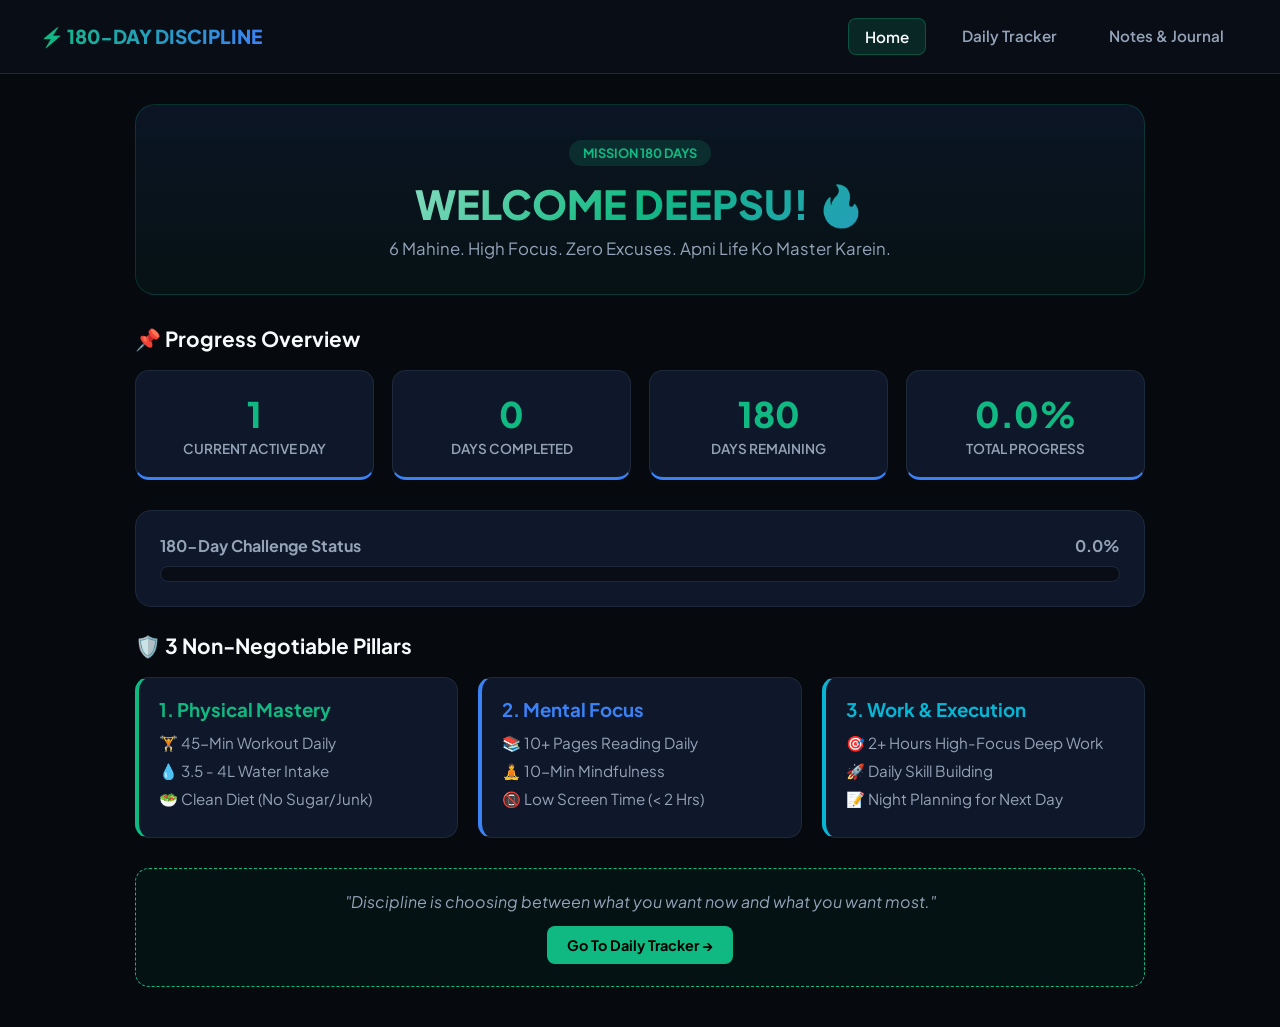
<file: index.html>
<!DOCTYPE html>
<html lang="hi">
<head>
    <meta charset="UTF-8">
    <meta name="viewport" content="width=device-width, initial-scale=1.0">
    <title>180-Day Discipline | Home</title>
    <link href="https://fonts.googleapis.com/css2?family=Plus+Jakarta+Sans:wght@400;600;700;800&display=swap" rel="stylesheet">
    <link rel="stylesheet" href="style.css">
</head>
<body>

    <nav class="navbar">
        <div class="logo">⚡ 180-DAY DISCIPLINE</div>
        <div class="nav-links">
            <a href="index.html" class="active">Home</a>
            <a href="tracker.html">Daily Tracker</a>
            <a href="notes.html">Notes & Journal</a>
        </div>
    </nav>

    <div class="container">
        <header class="hero-card">
            <div class="badge">MISSION 180 DAYS</div>
            <h1 class="welcome-heading">WELCOME DEEPSU! 🔥</h1>
            <p class="subtitle">6 Mahine. High Focus. Zero Excuses. Apni Life Ko Master Karein.</p>
        </header>

        <h2 class="section-heading">📌 Progress Overview</h2>
        <div class="stats-grid">
            <div class="stat-card">
                <div class="stat-number" id="current-day">1</div>
                <div class="stat-label">Current Active Day</div>
            </div>
            <div class="stat-card">
                <div class="stat-number" id="completed-days">0</div>
                <div class="stat-label">Days Completed</div>
            </div>
            <div class="stat-card">
                <div class="stat-number" id="remaining-days">180</div>
                <div class="stat-label">Days Remaining</div>
            </div>
            <div class="stat-card">
                <div class="stat-number" id="completion-pct">0.0%</div>
                <div class="stat-label">Total Progress</div>
            </div>
        </div>

        <div class="card progress-card">
            <div class="progress-header">
                <span>180-Day Challenge Status</span>
                <span id="bar-pct">0%</span>
            </div>
            <div class="progress-track">
                <div class="progress-fill" id="progress-fill"></div>
            </div>
        </div>

        <h2 class="section-heading">🛡️ 3 Non-Negotiable Pillars</h2>
        <div class="pillars-grid">
            <div class="pillar-card border-green">
                <h3 class="color-green">1. Physical Mastery</h3>
                <p>🏋️ 45-Min Workout Daily</p>
                <p>💧 3.5 - 4L Water Intake</p>
                <p>🥗 Clean Diet (No Sugar/Junk)</p>
            </div>
            <div class="pillar-card border-blue">
                <h3 class="color-blue">2. Mental Focus</h3>
                <p>📚 10+ Pages Reading Daily</p>
                <p>🧘 10-Min Mindfulness</p>
                <p>📵 Low Screen Time (< 2 Hrs)</p>
            </div>
            <div class="pillar-card border-cyan">
                <h3 class="color-cyan">3. Work & Execution</h3>
                <p>🎯 2+ Hours High-Focus Deep Work</p>
                <p>🚀 Daily Skill Building</p>
                <p>📝 Night Planning for Next Day</p>
            </div>
        </div>

        <div class="cta-box">
            <p>"Discipline is choosing between what you want now and what you want most."</p>
            <a href="tracker.html" class="btn btn-green">Go To Daily Tracker →</a>
        </div>
    </div>

    <script>
        const completedDays = JSON.parse(localStorage.getItem('discipline_completed_days')) || [];
        const TOTAL_DAYS = 180;
        const count = completedDays.length;
        const remaining = TOTAL_DAYS - count;
        const currentDay = count + 1 <= TOTAL_DAYS ? count + 1 : TOTAL_DAYS;
        const pct = ((count / TOTAL_DAYS) * 100).toFixed(1);

        document.getElementById('current-day').innerText = currentDay;
        document.getElementById('completed-days').innerText = count;
        document.getElementById('remaining-days').innerText = remaining;
        document.getElementById('completion-pct').innerText = pct + "%";
        document.getElementById('bar-pct').innerText = pct + "%";
        document.getElementById('progress-fill').style.width = pct + "%";
    </script>
</body>
</html>
</file>
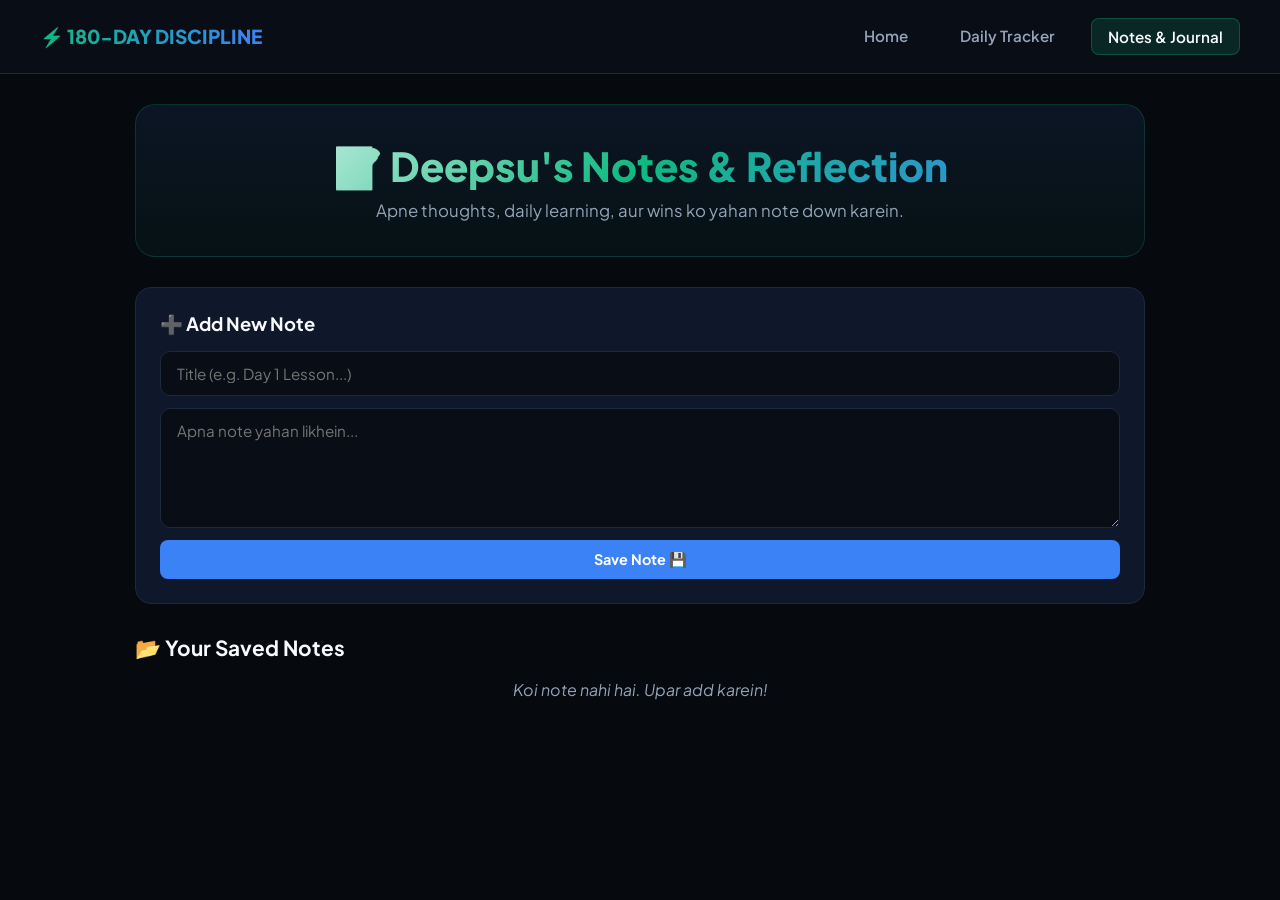
<file: notes.html>
<!DOCTYPE html>
<html lang="hi">
<head>
    <meta charset="UTF-8">
    <meta name="viewport" content="width=device-width, initial-scale=1.0">
    <title>180-Day Discipline | Notes & Journal</title>
    <link href="https://fonts.googleapis.com/css2?family=Plus+Jakarta+Sans:wght@400;600;700;800&display=swap" rel="stylesheet">
    <link rel="stylesheet" href="style.css">
</head>
<body>

    <nav class="navbar">
        <div class="logo">⚡ 180-DAY DISCIPLINE</div>
        <div class="nav-links">
            <a href="index.html">Home</a>
            <a href="tracker.html">Daily Tracker</a>
            <a href="notes.html" class="active">Notes & Journal</a>
        </div>
    </nav>

    <div class="container">
        <header class="page-header">
            <h1>📝 Deepsu's Notes & Reflection</h1>
            <p class="subtitle">Apne thoughts, daily learning, aur wins ko yahan note down karein.</p>
        </header>

        <div class="card">
            <h3 class="card-title">➕ Add New Note</h3>
            <div class="form-group">
                <input type="text" id="note-title" class="input-field" placeholder="Title (e.g. Day 1 Lesson...)">
                <textarea id="note-content" class="textarea-field" placeholder="Apna note yahan likhein..."></textarea>
                <button class="btn btn-blue" onclick="addNote()">Save Note 💾</button>
            </div>
        </div>

        <h2 class="section-heading" style="margin-top:30px;">📂 Your Saved Notes</h2>
        <div id="notes-container" class="notes-grid"></div>
    </div>

    <script>
        let notes = JSON.parse(localStorage.getItem('discipline_saved_notes')) || [];

        function renderNotes() {
            const container = document.getElementById('notes-container');
            container.innerHTML = '';
            if (notes.length === 0) {
                container.innerHTML = '<p class="empty-msg">Koi note nahi hai. Upar add karein!</p>';
                return;
            }
            notes.forEach((note, index) => {
                const noteCard = document.createElement('div');
                noteCard.className = 'note-card';
                noteCard.innerHTML = `
                    <div class="note-header">
                        <h4>${note.title}</h4>
                        <span class="note-date">${note.date}</span>
                    </div>
                    <p class="note-body">${note.content}</p>
                    <button class="delete-btn" onclick="deleteNote(${index})">Delete 🗑️</button>
                `;
                container.appendChild(noteCard);
            });
        }

        function addNote() {
            const titleInput = document.getElementById('note-title');
            const contentInput = document.getElementById('note-content');

            if (!titleInput.value.trim() || !contentInput.value.trim()) return alert("Please details fill karein!");

            notes.unshift({
                title: titleInput.value.trim(),
                content: contentInput.value.trim(),
                date: new Date().toLocaleDateString('hi-IN')
            });

            localStorage.setItem('discipline_saved_notes', JSON.stringify(notes));
            titleInput.value = '';
            contentInput.value = '';
            renderNotes();
        }

        function deleteNote(index) {
            if (confirm("Delete karein?")) {
                notes.splice(index, 1);
                localStorage.setItem('discipline_saved_notes', JSON.stringify(notes));
                renderNotes();
            }
        }

        window.onload = renderNotes;
    </script>
</body>
</html>
</file>
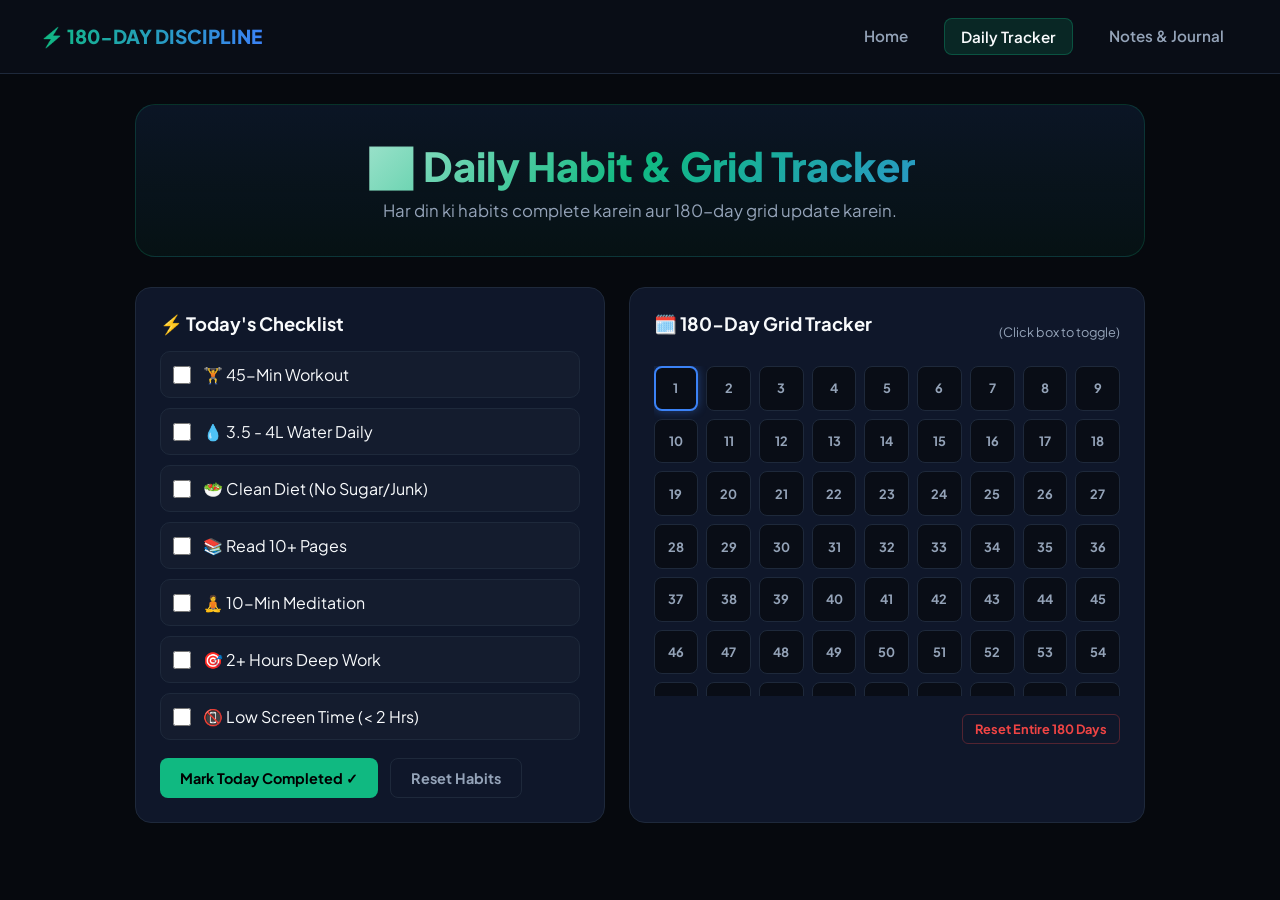
<file: tracker.html>
<!DOCTYPE html>
<html lang="hi">
<head>
    <meta charset="UTF-8">
    <meta name="viewport" content="width=device-width, initial-scale=1.0">
    <title>180-Day Discipline | Tracker</title>
    <link href="https://fonts.googleapis.com/css2?family=Plus+Jakarta+Sans:wght@400;600;700;800&display=swap" rel="stylesheet">
    <link rel="stylesheet" href="style.css">
</head>
<body>

    <nav class="navbar">
        <div class="logo">⚡ 180-DAY DISCIPLINE</div>
        <div class="nav-links">
            <a href="index.html">Home</a>
            <a href="tracker.html" class="active">Daily Tracker</a>
            <a href="notes.html">Notes & Journal</a>
        </div>
    </nav>

    <div class="container">
        <header class="page-header">
            <h1>📊 Daily Habit & Grid Tracker</h1>
            <p class="subtitle">Har din ki habits complete karein aur 180-day grid update karein.</p>
        </header>

        <div class="main-layout">
            <div class="card">
                <h3 class="card-title">⚡ Today's Checklist</h3>
                <ul class="checklist" id="habit-list">
                    <li class="check-item"><input type="checkbox" id="h1" onchange="saveHabits()"><label for="h1">🏋️ 45-Min Workout</label></li>
                    <li class="check-item"><input type="checkbox" id="h2" onchange="saveHabits()"><label for="h2">💧 3.5 - 4L Water Daily</label></li>
                    <li class="check-item"><input type="checkbox" id="h3" onchange="saveHabits()"><label for="h3">🥗 Clean Diet (No Sugar/Junk)</label></li>
                    <li class="check-item"><input type="checkbox" id="h4" onchange="saveHabits()"><label for="h4">📚 Read 10+ Pages</label></li>
                    <li class="check-item"><input type="checkbox" id="h5" onchange="saveHabits()"><label for="h5">🧘 10-Min Meditation</label></li>
                    <li class="check-item"><input type="checkbox" id="h6" onchange="saveHabits()"><label for="h6">🎯 2+ Hours Deep Work</label></li>
                    <li class="check-item"><input type="checkbox" id="h7" onchange="saveHabits()"><label for="h7">📵 Low Screen Time (< 2 Hrs)</label></li>
                </ul>

                <div class="btn-group">
                    <button class="btn btn-green" onclick="markTodayComplete()">Mark Today Completed ✓</button>
                    <button class="btn btn-outline" onclick="resetHabits()">Reset Habits</button>
                </div>
            </div>

            <div class="card">
                <div class="grid-header">
                    <h3 class="card-title">🗓️ 180-Day Grid Tracker</h3>
                    <span class="sub-text">(Click box to toggle)</span>
                </div>
                <div class="day-grid" id="grid-container"></div>
                <div class="grid-footer">
                    <button class="btn btn-outline-danger" onclick="resetAll()">Reset Entire 180 Days</button>
                </div>
            </div>
        </div>
    </div>

    <script>
        const TOTAL_DAYS = 180;
        let completedDays = JSON.parse(localStorage.getItem('discipline_completed_days')) || [];
        let habitsState = JSON.parse(localStorage.getItem('discipline_habits_state')) || {};

        function renderGrid() {
            const container = document.getElementById('grid-container');
            container.innerHTML = '';
            const currentDay = completedDays.length + 1 <= TOTAL_DAYS ? completedDays.length + 1 : TOTAL_DAYS;

            for (let i = 1; i <= TOTAL_DAYS; i++) {
                const box = document.createElement('div');
                box.className = 'day-box';
                if (completedDays.includes(i)) box.classList.add('completed');
                if (i === currentDay) box.classList.add('today');
                box.innerText = i;
                box.onclick = () => toggleDay(i);
                container.appendChild(box);
            }
        }

        function toggleDay(dayNum) {
            const index = completedDays.indexOf(dayNum);
            if (index > -1) completedDays.splice(index, 1);
            else completedDays.push(dayNum);
            completedDays.sort((a, b) => a - b);
            localStorage.setItem('discipline_completed_days', JSON.stringify(completedDays));
            renderGrid();
        }

        function markTodayComplete() {
            const currentDay = completedDays.length + 1 <= TOTAL_DAYS ? completedDays.length + 1 : TOTAL_DAYS;
            if (!completedDays.includes(currentDay)) {
                completedDays.push(currentDay);
                completedDays.sort((a, b) => a - b);
                localStorage.setItem('discipline_completed_days', JSON.stringify(completedDays));
                renderGrid();
            }
        }

        function saveHabits() {
            const checkboxes = document.querySelectorAll('#habit-list input[type="checkbox"]');
            checkboxes.forEach(cb => habitsState[cb.id] = cb.checked);
            localStorage.setItem('discipline_habits_state', JSON.stringify(habitsState));
        }

        function loadHabits() {
            const checkboxes = document.querySelectorAll('#habit-list input[type="checkbox"]');
            checkboxes.forEach(cb => {
                if (habitsState[cb.id] !== undefined) cb.checked = habitsState[cb.id];
            });
        }

        function resetHabits() {
            document.querySelectorAll('#habit-list input[type="checkbox"]').forEach(cb => cb.checked = false);
            habitsState = {};
            localStorage.removeItem('discipline_habits_state');
        }

        function resetAll() {
            if (confirm("Kya aap reset karna chahte hain?")) {
                completedDays = [];
                localStorage.removeItem('discipline_completed_days');
                resetHabits();
                renderGrid();
            }
        }

        window.onload = () => { renderGrid(); loadHabits(); };
    </script>
</body>
</html>
</file>
<file: style.css>
:root {
    --bg-black: #06090e;
    --bg-card: #0f172a;
    --accent-green: #10b981;
    --accent-blue: #3b82f6;
    --accent-cyan: #06b6d4;
    --text-white: #f8fafc;
    --text-muted: #94a3b8;
    --border-color: #1e293b;
}

* { margin: 0; padding: 0; box-sizing: border-box; font-family: 'Plus Jakarta Sans', sans-serif; }
body { background-color: var(--bg-black); color: var(--text-white); min-height: 100vh; padding-bottom: 40px; }
.container { max-width: 1050px; margin: 0 auto; padding: 0 20px; }

.navbar { background: #090d16; border-bottom: 1px solid var(--border-color); padding: 18px 40px; display: flex; justify-content: space-between; align-items: center; margin-bottom: 30px; }
.logo { font-size: 1.2rem; font-weight: 800; background: linear-gradient(90deg, var(--accent-green), var(--accent-blue)); -webkit-background-clip: text; -webkit-text-fill-color: transparent; }
.nav-links { display: flex; gap: 20px; }
.nav-links a { color: var(--text-muted); text-decoration: none; font-weight: 600; font-size: 0.95rem; padding: 8px 16px; border-radius: 8px; }
.nav-links a:hover, .nav-links a.active { color: var(--text-white); background: rgba(16, 185, 129, 0.15); border: 1px solid rgba(16, 185, 129, 0.3); }

.hero-card, .page-header { text-align: center; background: linear-gradient(180deg, rgba(59, 130, 246, 0.1) 0%, rgba(16, 185, 129, 0.05) 100%); border: 1px solid rgba(16, 185, 129, 0.2); border-radius: 20px; padding: 35px 20px; margin-bottom: 30px; }
.badge { display: inline-block; background: rgba(16, 185, 129, 0.15); color: var(--accent-green); padding: 5px 14px; border-radius: 20px; font-size: 0.8rem; font-weight: 700; margin-bottom: 12px; }
.welcome-heading, h1 { font-size: 2.5rem; font-weight: 800; background: linear-gradient(135deg, #ffffff 0%, var(--accent-green) 50%, var(--accent-blue) 100%); -webkit-background-clip: text; -webkit-text-fill-color: transparent; margin-bottom: 8px; }
.subtitle { color: var(--text-muted); font-size: 1.05rem; }
.section-heading { font-size: 1.3rem; margin-bottom: 18px; color: var(--text-white); }

.card { background: var(--bg-card); border: 1px solid var(--border-color); border-radius: 16px; padding: 24px; margin-bottom: 25px; }
.card-title { font-size: 1.15rem; font-weight: 700; margin-bottom: 15px; }

.stats-grid { display: grid; grid-template-columns: repeat(auto-fit, minmax(210px, 1fr)); gap: 18px; margin-bottom: 30px; }
.stat-card { background: var(--bg-card); border: 1px solid var(--border-color); border-radius: 14px; padding: 20px; text-align: center; border-bottom: 3px solid var(--accent-blue); }
.stat-number { font-size: 2.2rem; font-weight: 800; color: var(--accent-green); margin-bottom: 4px; }
.stat-label { color: var(--text-muted); font-size: 0.85rem; font-weight: 600; text-transform: uppercase; }

.progress-header { display: flex; justify-content: space-between; font-weight: 700; margin-bottom: 10px; color: var(--text-muted); }
.progress-track { background: #090d16; height: 16px; border-radius: 10px; overflow: hidden; border: 1px solid var(--border-color); }
.progress-fill { height: 100%; background: linear-gradient(90deg, var(--accent-green), var(--accent-blue)); width: 0%; border-radius: 10px; transition: width 0.4s ease; }

.pillars-grid { display: grid; grid-template-columns: repeat(auto-fit, minmax(280px, 1fr)); gap: 20px; margin-bottom: 30px; }
.pillar-card { background: var(--bg-card); border: 1px solid var(--border-color); border-radius: 14px; padding: 20px; }
.border-green { border-left: 4px solid var(--accent-green); }
.border-blue { border-left: 4px solid var(--accent-blue); }
.border-cyan { border-left: 4px solid var(--accent-cyan); }
.color-green { color: var(--accent-green); margin-bottom: 12px; }
.color-blue { color: var(--accent-blue); margin-bottom: 12px; }
.color-cyan { color: var(--accent-cyan); margin-bottom: 12px; }
.pillar-card p { color: var(--text-muted); font-size: 0.95rem; margin-bottom: 8px; }

.main-layout { display: grid; grid-template-columns: 1fr 1.1fr; gap: 24px; }
@media (max-width: 850px) { .main-layout { grid-template-columns: 1fr; } .navbar { flex-direction: column; gap: 15px; } }

.checklist { list-style: none; }
.check-item { display: flex; align-items: center; padding: 12px; background: rgba(255, 255, 255, 0.02); border: 1px solid var(--border-color); border-radius: 10px; margin-bottom: 10px; }
.check-item input[type="checkbox"] { width: 18px; height: 18px; accent-color: var(--accent-green); margin-right: 12px; }

.grid-header { display: flex; justify-content: space-between; align-items: center; margin-bottom: 15px; }
.sub-text { font-size: 0.8rem; color: var(--text-muted); }
.day-grid { display: grid; grid-template-columns: repeat(auto-fill, minmax(40px, 1fr)); gap: 8px; max-height: 330px; overflow-y: auto; }
.day-box { aspect-ratio: 1; background: #090d16; border: 1px solid var(--border-color); border-radius: 8px; display: flex; align-items: center; justify-content: center; font-size: 0.8rem; font-weight: 700; color: var(--text-muted); cursor: pointer; }
.day-box.completed { background: var(--accent-green); color: #000; border-color: var(--accent-green); }
.day-box.today { border: 2px solid var(--accent-blue); box-shadow: 0 0 10px rgba(59, 130, 246, 0.4); }
.grid-footer { margin-top: 18px; text-align: right; }

.form-group { display: flex; flex-direction: column; gap: 12px; }
.input-field, .textarea-field { background: #090d16; border: 1px solid var(--border-color); border-radius: 10px; padding: 12px 16px; color: var(--text-white); font-size: 0.95rem; outline: none; }
.textarea-field { height: 120px; resize: vertical; }

.notes-grid { display: grid; grid-template-columns: repeat(auto-fill, minmax(300px, 1fr)); gap: 18px; }
.note-card { background: var(--bg-card); border: 1px solid var(--border-color); border-radius: 14px; padding: 18px; border-top: 3px solid var(--accent-blue); }
.note-header { display: flex; justify-content: space-between; margin-bottom: 10px; }
.note-header h4 { color: var(--accent-green); }
.note-date { font-size: 0.78rem; color: var(--text-muted); }
.note-body { color: var(--text-muted); font-size: 0.92rem; margin-bottom: 15px; white-space: pre-wrap; }
.delete-btn { background: transparent; border: none; color: #ef4444; font-weight: 700; cursor: pointer; }
.empty-msg { color: var(--text-muted); font-style: italic; text-align: center; grid-column: 1 / -1; }

.btn-group { display: flex; gap: 12px; margin-top: 18px; }
.btn { padding: 10px 20px; border-radius: 8px; border: none; font-weight: 700; font-size: 0.9rem; cursor: pointer; text-decoration: none; display: inline-block; }
.btn-green { background: var(--accent-green); color: #000; }
.btn-blue { background: var(--accent-blue); color: #fff; }
.btn-outline { background: transparent; border: 1px solid var(--border-color); color: var(--text-muted); }
.btn-outline-danger { background: transparent; border: 1px solid rgba(239, 68, 68, 0.3); color: #ef4444; padding: 6px 12px; font-size: 0.8rem; border-radius: 6px; cursor: pointer; }
.cta-box { background: rgba(16, 185, 129, 0.05); border: 1px dashed var(--accent-green); border-radius: 14px; padding: 22px; text-align: center; margin-top: 20px; }
.cta-box p { font-style: italic; color: var(--text-muted); margin-bottom: 14px; }
</file>
